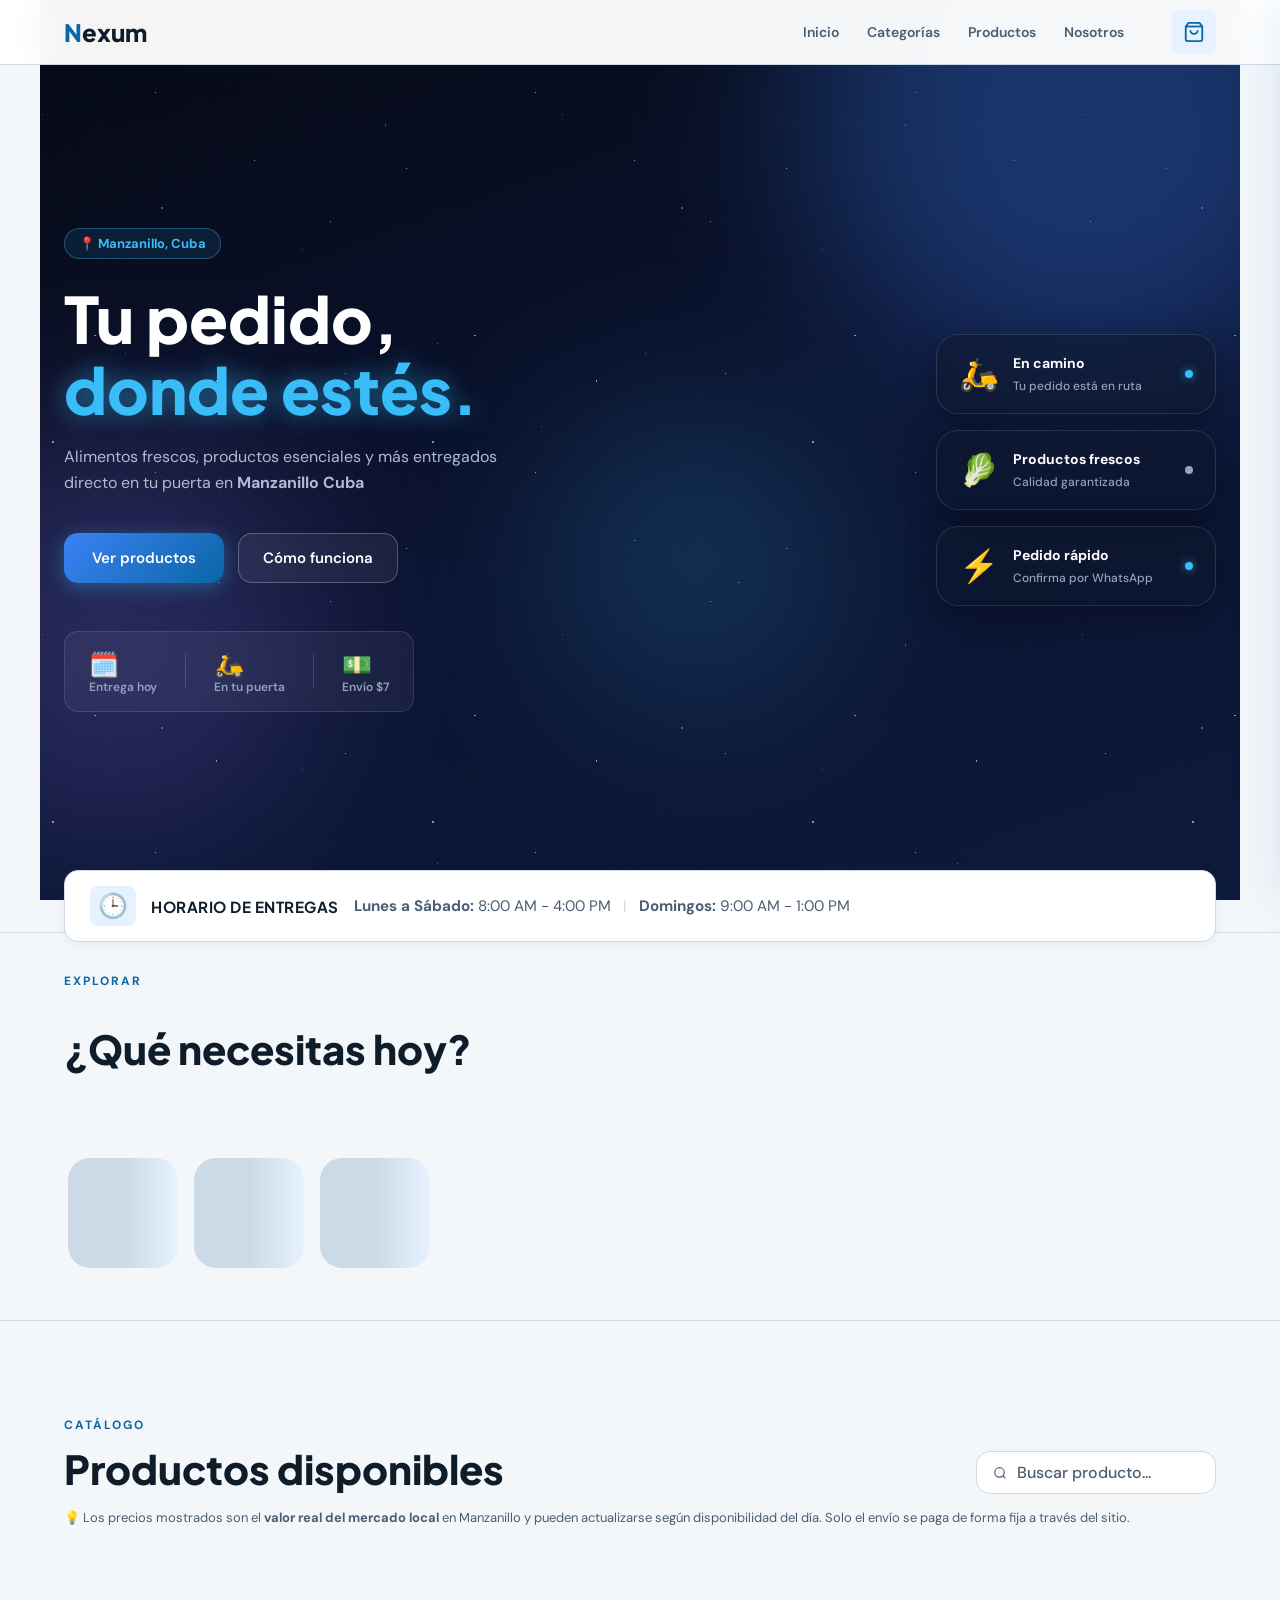
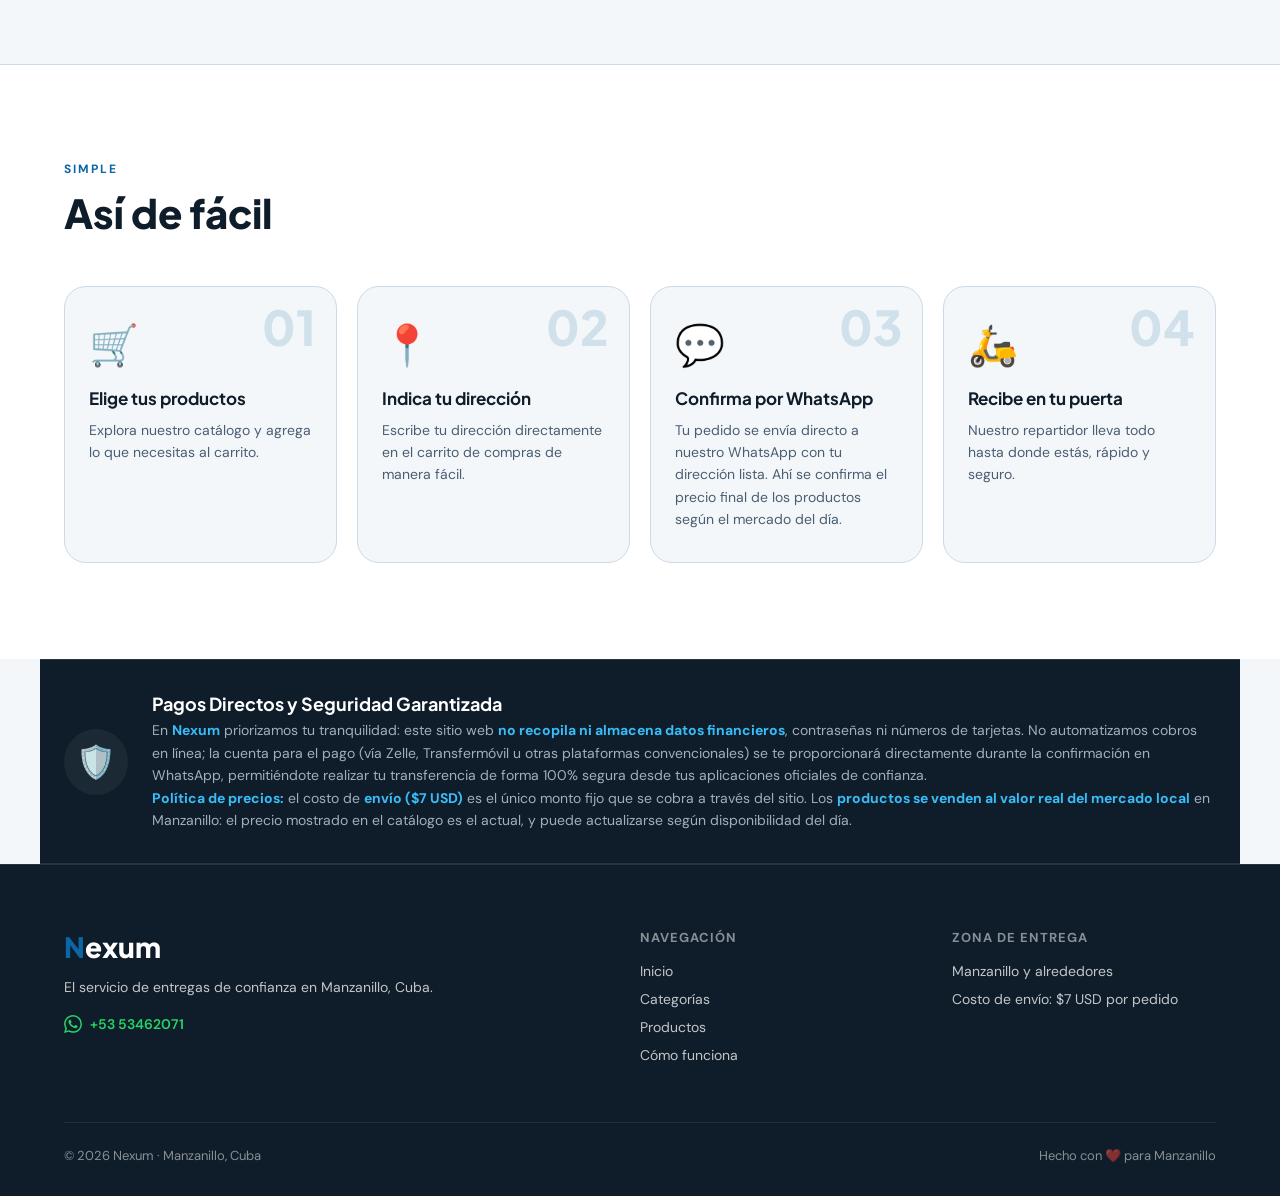
<file: index.html>
<!DOCTYPE html>
<html lang="es">
<head>
  <meta charset="UTF-8" />
  <meta http-equiv="Cache-Control" content="no-cache, no-store, must-revalidate" />
  <meta http-equiv="Pragma" content="no-cache" />
  <meta http-equiv="Expires" content="0" />
  <meta name="viewport" content="width=device-width, initial-scale=1.0"/>
  
  <title>Nexum | Entregas de Alimentos y Combos en Manzanillo, Cuba</title>
  <meta name="description" content="Envía alimentos, aseo y combos esenciales directo a tus familiares en Manzanillo, Granma. Entrega rápida a domicilio y pagos seguros." />
  <meta name="keywords" content="Nexum Manzanillo, enviar comida a Cuba, combos Manzanillo, envíos a Granma, comida para Cuba, Zelle Cuba" />
  <meta name="robots" content="index, follow" />

  <meta property="og:title" content="Nexum | Entregas en Manzanillo, Cuba" />
  <meta property="og:description" content="Alimentos frescos y productos esenciales entregados en la puerta de tu familia." />
  <meta property="og:image" content="https://eccobike2ta2-hash.github.io/nexum/img/og-preview.jpg" />
  <meta property="og:url" content="https://eccobike2ta2-hash.github.io/nexum/" />
  <meta property="og:type" content="website" />

  <!-- Optimización de fuentes de Google -->
  <link rel="preconnect" href="https://fonts.googleapis.com">
  <link rel="preconnect" href="https://fonts.gstatic.com" crossorigin>
  <link href="https://fonts.googleapis.com/css2?family=Plus+Jakarta+Sans:ital,wght@0,200..800;1,200..800&family=DM+Sans:ital,opsz,wght@0,9..40,100..1000;1,9..40,100..1000&display=swap" rel="stylesheet">
  
  <link rel="stylesheet" href="css/styles.css" />
  <link rel="stylesheet" href="css/cart.css" />
  <link rel="stylesheet" href="css/modal.css" />
</head>
<body>

  <div id="loader">
    <div class="loader-logo">
      <span class="logo-n">N</span>
      <div class="loader-bar"></div>
    </div>
  </div>

  <header id="navbar">
    <div class="nav-inner">
      <a href="#" class="brand">
        <span class="brand-n">N</span>exum
      </a>
      <nav class="nav-links">
        <a href="#hero">Inicio</a>
        <a href="#categories">Categorías</a>
        <a href="#products">Productos</a>
        <a href="#about">Nosotros</a>
      </nav>
      <button class="cart-btn" id="cartToggle" aria-label="Carrito">
        <svg width="22" height="22" viewBox="0 0 24 24" fill="none" stroke="currentColor" stroke-width="2">
          <path d="M6 2L3 6v14a2 2 0 002 2h14a2 2 0 002-2V6l-3-4z"/>
          <line x1="3" y1="6" x2="21" y2="6"/>
          <path d="M16 10a4 4 0 01-8 0"/>
        </svg>
        <span class="cart-count" id="cartCount">0</span>
      </button>
      <button class="hamburger" id="hamburger">
        <span></span><span></span><span></span>
      </button>
    </div>
    <div class="mobile-menu" id="mobileMenu">
      <a href="#hero">Inicio</a>
      <a href="#categories">Categorías</a>
      <a href="#products">Productos</a>
      <a href="#about">Nosotros</a>
    </div>
  </header>

  <section id="hero">
    <div class="hero-bg-wrap">
      <div class="hero-bg"></div>
      <div class="hero-stars"></div>
      <div class="hero-stars layer-2"></div>
      <div class="hero-circle c1"></div>
      <div class="hero-circle c2"></div>
      <div class="hero-circle c3"></div>
      <div class="hero-grain"></div>
    </div>
    <div class="hero-content">
      <div class="hero-tag">📍 Manzanillo, Cuba</div>
      <h1 class="hero-title">
        Tu pedido,<br/>
        <em>donde estés.</em>
      </h1>
      <p class="hero-sub">Alimentos frescos, productos esenciales y más entregados directo en tu puerta en <strong>Manzanillo Cuba</strong></p>
      <div class="hero-actions">
        <a href="#products" class="btn-primary">Ver productos</a>
        <a href="#about" class="btn-ghost">Cómo funciona</a>
      </div>
      <div class="hero-stats">
        <div class="stat"><strong>🗓️</strong><span>Entrega hoy</span></div>
        <div class="stat-sep"></div>
        <div class="stat"><strong>🛵</strong><span>En tu puerta</span></div>
        <div class="stat-sep"></div>
        <div class="stat"><strong>💵</strong><span>Envío $7</span></div>
      </div>
    </div>
    <div class="hero-visual">
      <div class="hero-card floating">
        <div class="hc-icon">🛵</div>
        <div class="hc-text">
          <strong>En camino</strong>
          <span>Tu pedido está en ruta</span>
        </div>
        <div class="hc-dot active"></div>
      </div>
      <div class="hero-card floating delay1">
        <div class="hc-icon">🥬</div>
        <div class="hc-text">
          <strong>Productos frescos</strong>
          <span>Calidad garantizada</span>
        </div>
        <div class="hc-dot"></div>
      </div>
      <div class="hero-card floating delay2">
        <div class="hc-icon">⚡</div>
        <div class="hc-text">
          <strong>Pedido rápido</strong>
          <span>Confirma por WhatsApp</span>
        </div>
        <div class="hc-dot active"></div>
      </div>
    </div>
  </section>

  <section id="schedule-bar">
    <div class="container schedule-container">
      <div class="schedule-box">
        <div class="schedule-icon">🕒</div>
        <div class="schedule-content">
          <h3>Horario de Entregas</h3>
          <div class="schedule-hours">
            <span><strong>Lunes a Sábado:</strong> 8:00 AM - 4:00 PM</span>
            <span class="schedule-sep">|</span>
            <span><strong>Domingos:</strong> 9:00 AM - 1:00 PM</span>
          </div>
        </div>
      </div>
    </div>
  </section>

  <section id="categories">
    <div class="container">
      <div class="section-label">Explorar</div>
      <h2 class="section-title">¿Qué necesitas hoy?</h2>
      <div class="categories-grid">
        <div class="cat-card-skeleton"></div>
        <div class="cat-card-skeleton"></div>
        <div class="cat-card-skeleton"></div>
      </div>
    </div>
  </section>

  <section id="products">
    <div class="container">
      <div class="products-header">
        <div>
          <div class="section-label">Catálogo</div>
          <h2 class="section-title">Productos disponibles</h2>
        </div>
        <div class="search-box">
          <svg width="16" height="16" viewBox="0 0 24 24" fill="none" stroke="currentColor" stroke-width="2"><circle cx="11" cy="11" r="8"/><line x1="21" y1="21" x2="16.65" y2="16.65"/></svg>
          <input type="text" id="searchInput" placeholder="Buscar producto..." />
        </div>
      </div>
      <p class="price-disclaimer" style="font-size:13px;color:var(--text-muted, #64748b);margin:14px 0 22px;line-height:1.5;">
        💡 Los precios mostrados son el <strong>valor real del mercado local</strong> en Manzanillo y pueden actualizarse según disponibilidad del día. Solo el envío se paga de forma fija a través del sitio.
      </p>
      <div class="products-grid" id="productsGrid"></div>
    </div>
  </section>

  <section id="about">
    <div class="container">
      <div class="section-label">Simple</div>
      <h2 class="section-title">Así de fácil</h2>
      <div class="steps-grid">
        <div class="step-card">
          <div class="step-num">01</div>
          <div class="step-icon">🛒</div>
          <h3>Elige tus productos</h3>
          <p>Explora nuestro catálogo y agrega lo que necesitas al carrito.</p>
        </div>
        <div class="step-card">
          <div class="step-num">02</div>
          <div class="step-icon">📍</div>
          <h3>Indica tu dirección</h3>
          <p>Escribe tu dirección directamente en el carrito de compras de manera fácil.</p>
        </div>
        <div class="step-card">
          <div class="step-num">03</div>
          <div class="step-icon">💬</div>
          <h3>Confirma por WhatsApp</h3>
          <p>Tu pedido se envía directo a nuestro WhatsApp con tu dirección lista. Ahí se confirma el precio final de los productos según el mercado del día.</p>
        </div>
        <div class="step-card">
          <div class="step-num">04</div>
          <div class="step-icon">🛵</div>
          <h3>Recibe en tu puerta</h3>
          <p>Nuestro repartidor lleva todo hasta donde estás, rápido y seguro.</p>
        </div>
      </div>
    </div>
  </section>

  <section id="security-notice" class="container">
    <div class="security-card">
      <div class="security-icon">🛡️</div>
      <div class="security-text">
        <h3>Pagos Directos y Seguridad Garantizada</h3>
        <p>En <strong>Nexum</strong> priorizamos tu tranquilidad: este sitio web <strong>no recopila ni almacena datos financieros</strong>, contraseñas ni números de tarjetas. No automatizamos cobros en línea; la cuenta para el pago (vía Zelle, Transfermóvil u otras plataformas convencionales) se te proporcionará directamente durante la confirmación en WhatsApp, permitiéndote realizar tu transferencia de forma 100% segura desde tus aplicaciones oficiales de confianza.</p>
        <p><strong>Política de precios:</strong> el costo de <strong>envío ($7 USD)</strong> es el único monto fijo que se cobra a través del sitio. Los <strong>productos se venden al valor real del mercado local</strong> en Manzanillo: el precio mostrado en el catálogo es el actual, y puede actualizarse según disponibilidad del día.</p>
      </div>
    </div>
  </section>

  <footer id="footer">
    <div class="container">
      <div class="footer-inner">
        <div class="footer-brand">
          <span class="brand"><span class="brand-n">N</span>exum</span>
          <p>El servicio de entregas de confianza en Manzanillo, Cuba.</p>
          <a href="https://wa.me/5353462071" class="whatsapp-link" target="_blank">
            <svg width="18" height="18" viewBox="0 0 24 24" fill="currentColor"><path d="M17.472 14.382c-.297-.149-1.758-.867-2.03-.967-.273-.099-.471-.148-.67.15-.197.297-.767.966-.94 1.164-.173.199-.347.223-.644.075-.297-.15-1.255-.463-2.39-1.475-.883-.788-1.48-1.761-1.653-2.059-.173-.297-.018-.458.13-.606.134-.133.298-.347.446-.52.149-.174.198-.298.298-.497.099-.198.05-.371-.025-.52-.075-.149-.669-1.612-.916-2.207-.242-.579-.487-.5-.669-.51-.173-.008-.371-.01-.57-.01-.198 0-.52.074-.792.372-.272.297-1.04 1.016-1.04 2.479 0 1.462 1.065 2.875 1.213 3.074.149.198 2.096 3.2 5.077 4.487.709.306 1.262.489 1.694.625.712.227 1.36.195 1.871.118.571-.085 1.758-.719 2.006-1.413.248-.694.248-1.289.173-1.413-.074-.124-.272-.198-.57-.347m-5.421 7.403h-.004a9.87 9.87 0 01-5.031-1.378l-.361-.214-3.741.982.998-3.648-.235-.374a9.86 9.86 0 01-1.51-5.26c.001-5.45 4.436-9.884 9.888-9.884 2.64 0 5.122 1.03 6.988 2.898a9.825 9.825 0 012.893 6.994c-.003 5.45-4.437 9.884-9.885 9.884m8.413-18.297A11.815 11.815 0 0012.05 0C5.495 0 .16 5.335.157 11.892c0 2.096.547 4.142 1.588 5.945L.057 24l6.305-1.654a11.882 11.882 0 005.683 1.448h.005c6.554 0 11.89-5.335 11.893-11.893a11.821 11.821 0 00-3.48-8.413z"/></svg>
            +53 53462071
          </a>
        </div>
        <div class="footer-links">
          <h4>Navegación</h4>
          <a href="#hero">Inicio</a>
          <a href="#categories">Categorías</a>
          <a href="#products">Productos</a>
          <a href="#about">Cómo funciona</a>
        </div>
        <div class="footer-links">
          <h4>Zona de entrega</h4>
          <span>Manzanillo y alrededores</span>
          <span>Costo de envío: $7 USD por pedido</span>
        </div>
      </div>
      <div class="footer-bottom">
        <span>© 2026 Nexum · Manzanillo, Cuba</span>
        <span>Hecho con ❤️ para Manzanillo</span>
      </div>
    </div>
  </footer>

  <div class="cart-overlay" id="cartOverlay"></div>
  <aside class="cart-sidebar" id="cartSidebar">
    <div class="cart-header">
      <h3>Tu carrito</h3>
      <button class="cart-close" id="cartClose">✕</button>
    </div>
    <div class="cart-items" id="cartItems">
      <div class="cart-empty" id="cartEmpty">
        <div class="empty-icon">🛒</div>
        <p>Tu carrito está vacío</p>
        <span>Agrega productos para comenzar</span>
      </div>
    </div>
    <div class="cart-footer" id="cartFooter" style="display:none">
      <div class="cart-name-group" style="margin-bottom: 15px; text-align: left;">
        <label for="cartName" style="display: block; font-size: 13px; font-weight: 600; color: var(--text-muted); margin-bottom: 6px;">Nombre de quien recibe *</label>
        <input type="text" id="cartName" placeholder="Nombre y apellidos" style="width: 100%; padding: 12px; background: #f8fafc; border: 1.5px solid #ccd9e6; border-radius: 8px; color: #0f1d2a; font-size: 14px; outline: none; font-family: 'DM Sans', sans-serif;" />
      </div>

      <div class="cart-address-group" style="margin-bottom: 15px; text-align: left;">
        <label for="cartAddress" style="display: block; font-size: 13px; font-weight: 600; color: var(--text-muted); margin-bottom: 6px;">Dirección de entrega *</label>
        <input type="text" id="cartAddress" placeholder="Calle, No., Reparto — Manzanillo" style="width: 100%; padding: 12px; background: #f8fafc; border: 1.5px solid #ccd9e6; border-radius: 8px; color: #0f1d2a; font-size: 14px; outline: none; font-family: 'DM Sans', sans-serif;" />
      </div>

      <p style="font-size:12px; color:var(--text-muted); margin: 0 0 12px; line-height:1.4;">
        ℹ️ Los precios de los productos son el <strong>valor real de mercado local</strong> y pueden variar según disponibilidad del día. Solo el envío se paga de forma fija a través del sitio.
      </p>

      <div class="cart-total" style="font-size:14px; color:var(--text-muted); margin-bottom:4px;">
        <span>Subtotal productos (precio de mercado)</span>
        <strong id="cartSubtotal" style="font-size:14px; color:var(--text-muted);">$0.00</strong>
      </div>
      <div class="cart-total" style="font-size:14px; color:var(--text-muted); margin-bottom:10px;">
        <span>Envío (a pagar)</span>
        <strong id="cartShipping" style="font-size:14px; color:var(--text-muted);">$7.00</strong>
      </div>

      <div class="cart-total">
        <span>Total a confirmar ahora</span>
        <strong id="cartTotal">$0.00</strong>
      </div>
      <button class="btn-checkout" id="checkoutBtn" style="background: #25D366; color: #fff; border: none; display: flex; align-items: center; justify-content: center; gap: 8px;">
        Pedir por WhatsApp
        <svg width="18" height="18" viewBox="0 0 24 24" fill="currentColor"><path d="M17.472 14.382c-.297-.149-1.758-.867-2.03-.967-.273-.099-.471-.148-.67.15-.197.297-.767.966-.94 1.164-.173.199-.347.223-.644.075-.297-.15-1.255-.463-2.39-1.475-.883-.788-1.48-1.761-1.653-2.059-.173-.297-.018-.458.13-.606.134-.133.298-.347.446-.52.149-.174.198-.298.298-.497.099-.198.05-.371-.025-.52-.075-.149-.669-1.612-.916-2.207-.242-.579-.487-.5-.669-.51-.173-.008-.371-.01-.57-.01-.198 0-.52.074-.792.372-.272.297-1.04 1.016-1.04 2.479 0 1.462 1.065 2.875 1.213 3.074.149.198 2.096 3.2 5.077 4.487.709.306 1.262.489 1.694.625.712.227 1.36.195 1.871.118.571-.085 1.758-.719 2.006-1.413.248-.694.248-1.289.173-1.413-.074-.124-.272-.198-.57-.347m-5.421 7.403h-.004a9.87 9.87 0 01-5.031-1.378l-.361-.214-3.741.982.998-3.648-.235-.374a9.86 9.86 0 01-1.51-5.26c.001-5.45 4.436-9.884 9.888-9.884 2.64 0 5.122 1.03 6.988 2.898a9.825 9.825 0 012.893 6.994c-.003 5.45-4.437 9.884-9.885 9.884m8.413-18.297A11.815 11.815 0 0012.05 0C5.495 0 .16 5.335.157 11.892c0 2.096.547 4.142 1.588 5.945L.057 24l6.305-1.654a11.882 11.882 0 005.683 1.448h.005c6.554 0 11.89-5.335 11.893-11.893a11.821 11.821 0 00-3.48-8.413z"/></svg>
      </button>
    </div>
  </aside>

  <div class="toast" id="toast"></div>

  <script src="js/cart.js"></script>
  <script src="js/app.js"></script>
</body>
</html>
</file>
<file: css/styles.css>
/* ============================================================
    NEXUM — styles.css
    Versión Completa y Definitiva (Con Fuentes y Colores Corregidos)
   ============================================================ */

/* IMPORTACIÓN DE FUENTES DESDE GOOGLE FONTS */
@import url('https://fonts.googleapis.com/css2?family=DM+Sans:ital,opsz,wght@0,9..40,100..1000;1,9..40,100..1000&family=Plus+Jakarta+Sans:ital,wght@0,200..800;1,200..800&display=swap');

:root {
  --brand:      #0A66A4;
  --brand-2:    #004B80;
  --brand-soft: #E6F2FF;

  --dark:       #F4F7FA;
  --dark-2:     #FFFFFF;
  --dark-3:     #CCD9E6;
  --mid:        #8FA6BC;
  --white:      #FFFFFF; 
  --text:       #0F1D2A; 
  --text-muted: #4A5E73; 
  --success:    #10B981;
  --wa:         #25D366;
  --radius-sm: 8px;
  --radius:    14px;
  --radius-lg: 22px;
  --radius-xl: 32px;
  --shadow:    0 2px 12px rgba(10,102,164,.08);
  --shadow-md: 0 6px 24px rgba(10,102,164,.12);
  --shadow-lg: 0 14px 40px rgba(10,102,164,.15);
  --transition: .25s cubic-bezier(.4,0,.2,1);
  --font-display: 'Plus Jakarta Sans', sans-serif;
  --font-body:    'DM Sans', sans-serif;

  /* Tema espacial del hero */
  --space-1:    #04070f;
  --space-2:    #0a1230;
  --space-3:    #0d1b3d;
  --neon-cyan:  #38bdf8;
  --neon-blue:  #3b82f6;
  --neon-violet:#8b7cf6;
}

*, *::before, *::after { 
  box-sizing: border-box; 
  margin: 0; 
  padding: 0; 
}

html { 
  scroll-behavior: smooth; 
  overflow-x: hidden; 
  width: 100%; 
}

body {
  font-family: var(--font-body);
  background: var(--dark);
  color: var(--text);
  overflow-x: hidden;
  width: 100%;
  -webkit-font-smoothing: antialiased;
  -moz-osx-font-smoothing: grayscale;
}

a { text-decoration: none; color: inherit; }
img { display: block; max-width: 100%; height: auto; }
button { cursor: pointer; border: none; background: none; font-family: inherit; }
input, textarea, select { font-family: inherit; }

/* ---- LOADER ---- */
#loader {
  position: fixed; inset: 0;
  background: var(--dark-2);
  display: flex; align-items: center; justify-content: center;
  z-index: 9999;
  transition: opacity .6s ease, visibility .6s ease;
}
#loader.hidden { opacity: 0; visibility: hidden; }
.loader-logo {
  display: flex; flex-direction: column; align-items: center; gap: 16px;
}
.logo-n {
  font-family: var(--font-display);
  font-size: 72px; font-weight: 800;
  color: var(--brand);
  animation: pulse 1.2s ease infinite;
}
.loader-bar {
  width: 60px; height: 3px;
  background: var(--dark-3);
  border-radius: 2px;
  overflow: hidden;
}
.loader-bar::after {
  content: '';
  display: block;
  width: 100%; height: 100%;
  background: linear-gradient(90deg, var(--brand), var(--brand-2));
  animation: slide-bar 1.2s ease infinite;
}
@keyframes slide-bar {
  0%   { transform: translateX(-100%); }
  100% { transform: translateX(100%); }
}
@keyframes pulse {
  0%,100% { opacity: 1; }
  50%      { opacity: .4; }
}

/* ---- NAVBAR ---- */
#navbar {
  position: fixed; top: 0; left: 0; right: 0; z-index: 100;
  background: rgba(255,255,255,.96);
  backdrop-filter: blur(16px);
  border-bottom: 1px solid var(--dark-3);
  transition: box-shadow var(--transition);
  width: 100%;
}
#navbar.scrolled { box-shadow: var(--shadow-md); }
.nav-inner {
  max-width: 1200px; margin: 0 auto;
  padding: 0 24px;
  height: 64px;
  display: flex; align-items: center; gap: 32px;
  width: 100%;
}
.brand {
  font-family: var(--font-display);
  font-size: 24px; font-weight: 800;
  color: var(--text);
  flex-shrink: 0;
  transition: opacity 0.3s ease, transform 0.3s ease;
}
.brand-n { color: var(--brand); }
.nav-links {
  display: flex; gap: 28px; margin-left: auto;
}
.nav-links a {
  font-size: 14px; font-weight: 600;
  color: var(--text-muted);
  transition: color var(--transition);
}
.nav-links a:hover { color: var(--brand); }
.cart-btn {
  position: relative;
  width: 44px; height: 44px;
  border-radius: var(--radius-sm);
  background: var(--brand-soft);
  color: var(--brand);
  display: flex; align-items: center; justify-content: center;
  transition: background var(--transition), color var(--transition);
  flex-shrink: 0;
}
.cart-btn:hover { background: var(--brand); color: #fff; }
.cart-count {
  position: absolute; top: -4px; right: -4px;
  background: var(--brand);
  color: #fff; font-size: 10px; font-weight: 700;
  min-width: 18px; height: 18px;
  border-radius: 9px;
  display: flex; align-items: center; justify-content: center;
  padding: 0 4px;
  opacity: 0; transform: scale(0);
  transition: opacity .2s, transform .2s;
}
.cart-count.visible { opacity: 1; transform: scale(1); }
.hamburger {
  display: none; flex-direction: column; gap: 5px;
  width: 32px; padding: 4px;
}
.hamburger span {
  display: block; height: 2px; background: var(--text);
  border-radius: 2px; transition: var(--transition);
}
.mobile-menu {
  display: none; flex-direction: column;
  padding: 12px 24px 16px;
  border-top: 1px solid var(--dark-3);
  background: #fff;
  width: 100%;
}
.mobile-menu a {
  padding: 10px 0;
  font-size: 15px; color: var(--text-muted);
  border-bottom: 1px solid var(--dark-3);
}
.mobile-menu.open { display: flex; }

/* ---- HERO (tema espacial / futurista) ---- */
#hero {
  min-height: 100vh;
  padding: 120px 24px 80px;
  display: grid;
  grid-template-columns: 1fr 1fr;
  align-items: center;
  gap: 48px;
  max-width: 1200px; margin: 0 auto;
  position: relative;
  width: 100%;
  isolation: isolate;
  overflow: hidden;
}
/* Contenedor de fondo, recortado a la sección (ya no "fixed" global) */
.hero-bg-wrap {
  position: absolute; inset: 0;
  z-index: -1;
  overflow: hidden;
  pointer-events: none;
}
.hero-bg {
  position: absolute; inset: -10%;
  background: linear-gradient(160deg, var(--space-1) 0%, var(--space-2) 55%, var(--space-3) 100%);
}
/* Campo de estrellas: capas de puntos a distintos tamaños/densidades */
.hero-stars {
  position: absolute; inset: -10%;
  background-image:
    radial-gradient(1.6px 1.6px at 12% 22%, #fff 50%, transparent 51%),
    radial-gradient(1.2px 1.2px at 28% 68%, #fff 50%, transparent 51%),
    radial-gradient(1.8px 1.8px at 46% 12%, #fff 50%, transparent 51%),
    radial-gradient(1.1px 1.1px at 62% 48%, #fff 50%, transparent 51%),
    radial-gradient(1.5px 1.5px at 78% 24%, #fff 50%, transparent 51%),
    radial-gradient(1.2px 1.2px at 88% 66%, #fff 50%, transparent 51%),
    radial-gradient(1.4px 1.4px at 8% 82%, #fff 50%, transparent 51%),
    radial-gradient(1.1px 1.1px at 55% 85%, #fff 50%, transparent 51%),
    radial-gradient(1.6px 1.6px at 35% 40%, #fff 50%, transparent 51%),
    radial-gradient(1.3px 1.3px at 95% 90%, #fff 50%, transparent 51%);
  background-repeat: repeat;
  background-size: 380px 380px;
  opacity: .55;
  animation: twinkle 5s ease-in-out infinite;
}
.hero-stars.layer-2 {
  background-size: 520px 520px;
  background-position: 60px 90px;
  opacity: .3;
  animation-duration: 7s;
  animation-delay: 1.4s;
}
@keyframes twinkle {
  0%,100% { opacity: .55; }
  50%     { opacity: .9; }
}
.hero-circle {
  position: absolute; border-radius: 50%;
  filter: blur(90px);
  animation: nebula-drift 10s ease-in-out infinite;
}
.c1 { width: 560px; height: 560px; background: var(--neon-blue); top: -180px; right: -120px; opacity: .32; }
.c2 { width: 420px; height: 420px; background: var(--neon-violet); bottom: 60px; left: -140px; opacity: .22; animation-delay: 2s; }
.c3 { width: 300px; height: 300px; background: var(--neon-cyan); top: 45%; left: 42%; opacity: .18; animation-delay: 4s; }
@keyframes nebula-drift {
  0%,100% { transform: translate(0,0) scale(1); }
  50%     { transform: translate(-16px, 12px) scale(1.08); }
}
.hero-grain {
  position: absolute; inset: 0;
  background-image: url("data:image/svg+xml,%3Csvg viewBox='0 0 256 256' xmlns='http://www.w3.org/2000/svg'%3E%3Cfilter id='n'%3E%3CfeTurbulence type='fractalNoise' baseFrequency='0.9' numOctaves='4'/%3E%3C/filter%3E%3Crect width='100%25' height='100%25' filter='url(%23n)'/%3E%3C/svg%3E");
  opacity: .04;
  mix-blend-mode: overlay;
}
.hero-tag {
  display: inline-flex; align-items: center; gap: 6px;
  background: rgba(56,189,248,.1);
  border: 1px solid rgba(56,189,248,.35);
  color: var(--neon-cyan);
  font-size: 13px; font-weight: 700;
  padding: 6px 14px; border-radius: 100px;
  margin-bottom: 24px;
}

.hero-title {
  font-family: var(--font-display);
  font-size: clamp(36px, 5vw, 68px);
  font-weight: 800;
  line-height: 1.1;
  color: #fff;
  margin-bottom: 20px;
  max-width: 540px;
}
.hero-title em {
  font-style: normal;
  color: var(--neon-cyan);
  text-shadow: 0 0 24px rgba(56,189,248,.55);
}

.hero-sub {
  font-size: 16px; line-height: 1.65;
  color: #aebbd2;
  max-width: 440px;
  margin-bottom: 36px;
}
.hero-actions {
  display: flex; gap: 14px; flex-wrap: wrap;
  margin-bottom: 48px;
}
.btn-primary {
  display: inline-flex; align-items: center; gap: 8px;
  background: linear-gradient(135deg, var(--neon-blue), var(--brand));
  color: #fff; font-weight: 600; font-size: 15px;
  padding: 14px 28px; border-radius: var(--radius);
  transition: transform var(--transition), box-shadow var(--transition), background var(--transition);
  box-shadow: 0 4px 20px rgba(56,189,248,.35);
}
.btn-primary:hover {
  transform: translateY(-2px);
  box-shadow: 0 8px 32px rgba(56,189,248,.5);
}
.btn-ghost {
  display: inline-flex; align-items: center;
  color: #fff; font-weight: 600; font-size: 15px;
  padding: 14px 24px; border-radius: var(--radius);
  border: 1.5px solid rgba(255,255,255,.25);
  background: rgba(255,255,255,0.06);
  backdrop-filter: blur(4px);
  -webkit-backdrop-filter: blur(4px);
  transition: background var(--transition), border-color var(--transition), color var(--transition), transform var(--transition);
}
.btn-ghost:hover {
  background: rgba(56,189,248,.12) !important;
  border-color: var(--neon-cyan);
  color: var(--neon-cyan);
  transform: translateY(-2px);
}
.hero-stats {
  display: flex; align-items: center; gap: 28px;
  background: rgba(255,255,255,0.05);
  backdrop-filter: blur(10px);
  -webkit-backdrop-filter: blur(10px);
  padding: 16px 24px;
  border-radius: var(--radius);
  border: 1px solid rgba(255,255,255,.12);
  width: fit-content;
}
.stat { display: flex; flex-direction: column; }
.stat strong { font-family: var(--font-display); font-size: 24px; color: #fff; }
.stat span { font-size: 12px; color: #93a2ba; font-weight: 600; }
.stat-sep { width: 1px; height: 36px; background: rgba(255,255,255,.15); }

.hero-visual {
  display: flex; flex-direction: column; gap: 16px;
  align-items: flex-end;
}
.hero-card {
  background: rgba(15,25,45,.55);
  border: 1px solid rgba(255,255,255,.12);
  border-radius: var(--radius-lg);
  padding: 18px 22px;
  display: flex; align-items: center; gap: 14px;
  width: 280px;
  backdrop-filter: blur(10px);
  -webkit-backdrop-filter: blur(10px);
  box-shadow: 0 8px 32px rgba(0,0,0,.35);
}
.hc-icon { font-size: 32px; }
.hc-text strong { display: block; font-size: 14px; color: #fff; margin-bottom: 2px; }
.hc-text span { font-size: 12px; color: #93a2ba; font-weight: 500; }
.hc-dot {
  width: 8px; height: 8px; border-radius: 50%;
  background: var(--mid); margin-left: auto;
}
.hc-dot.active { background: var(--neon-cyan); box-shadow: 0 0 10px rgba(56,189,248,.7); }

.floating { animation: float 4s ease-in-out infinite; }
.delay1 { animation-delay: 1.3s; }
.delay2 { animation-delay: 2.6s; }
@keyframes float {
  0%,100% { transform: translateY(0); }
  50%      { transform: translateY(-10px); }
}

/* ---- SECTIONS SHARED ---- */
.container { max-width: 1200px; margin: 0 auto; padding: 0 24px; width: 100%; }
section { padding: 96px 0; width: 100%; }
.section-label {
  font-size: 12px; font-weight: 700; letter-spacing: 2px;
  text-transform: uppercase; color: var(--brand);
  margin-bottom: 10px;
}
.section-title {
  font-family: var(--font-display);
  font-size: clamp(26px, 3.5vw, 40px);
  font-weight: 800; color: var(--text);
  margin-bottom: 48px;
}

/* ---- CATEGORIES ---- */
#categories {
  background: transparent;
  border-top: 1px solid var(--dark-3);
  border-bottom: 1px solid var(--dark-3);
  width: 100%;
  padding: 40px 0;
  overflow: hidden;
}
#categories .container {
  display: flex;
  flex-direction: column;
  gap: 24px;
  width: 100%;
  max-width: 1200px;
  margin: 0 auto;
  padding: 0 24px;
}
.categories-grid {
  display: flex !important;
  flex-direction: row !important;
  flex-wrap: nowrap !important;
  overflow-x: auto !important;
  gap: 16px;
  width: 100%;
  padding: 12px 4px;
  margin: 0;
  list-style: none;
  -webkit-overflow-scrolling: touch;
}
.categories-grid::-webkit-scrollbar {
  display: none !important;
  width: 0 !important;
  height: 0 !important;
}
.cat-card {
  display: flex !important;
  flex-direction: column !important;
  align-items: center !important;
  justify-content: center !important;
  gap: 10px;
  padding: 16px 20px;
  background: #ffffff !important;
  border: 2px solid transparent;
  border-radius: var(--radius-lg);
  cursor: pointer;
  transition: border-color var(--transition), background var(--transition), transform var(--transition), box-shadow var(--transition);
  flex-shrink: 0 !important;
  width: 110px !important;
  height: 110px !important;
  box-shadow: var(--shadow);
  touch-action: manipulation;
  -webkit-tap-highlight-color: transparent;
  user-select: none;
  -webkit-user-select: none;
}
.cat-card:hover, .cat-card.active {
  border-color: var(--brand);
  background: var(--brand-soft) !important;
  transform: translateY(-3px);
  box-shadow: var(--shadow-md);
}
.cat-emoji {
  font-size: 32px;
  line-height: 1;
}
.cat-card span {
  font-size: 13px;
  font-weight: 600;
  color: var(--text-muted);
  text-align: center;
  white-space: nowrap;
}
.cat-card.active span {
  color: var(--brand);
  font-weight: 700;
}
.cat-emoji, .cat-card span { pointer-events: none; }

/* ---- PRODUCTS ---- */
#products { background: transparent; width: 100%; }
.products-header {
  display: flex; align-items: flex-end; justify-content: space-between;
  gap: 20px; flex-wrap: wrap; margin-bottom: 0;
  width: 100%;
}
.products-header .section-title { margin-bottom: 0; }
.search-box {
  display: flex; align-items: center; gap: 10px;
  background: #fff;
  border: 1.5px solid var(--dark-3);
  border-radius: var(--radius);
  padding: 10px 16px;
  width: 240px;
  color: var(--text-muted);
  transition: border-color var(--transition), box-shadow var(--transition);
}
.search-box:focus-within {
  border-color: var(--brand);
  box-shadow: 0 0 0 3px rgba(10,102,164,.2);
}
.search-box input {
  background: none; border: none; outline: none;
  color: var(--text); font-size: 14px; width: 100%; font-weight: 500;
}
.search-box input::placeholder { color: var(--text-muted); }
.products-grid {
  margin-top: 40px;
  display: grid;
  grid-template-columns: repeat(auto-fill, minmax(220px, 1fr));
  gap: 20px;
  width: 100%;
}
.product-card {
  background: #fff;
  border: 1.5px solid var(--dark-3);
  border-radius: var(--radius-lg);
  overflow: hidden;
  transition: transform var(--transition), border-color var(--transition), box-shadow var(--transition);
}
.product-card:hover {
  transform: translateY(-5px);
  border-color: var(--brand);
  box-shadow: var(--shadow-lg);
}
.product-img {
  height: 160px;
  display: flex; align-items: center; justify-content: center;
  overflow: hidden;
  font-size: 72px;
  background: #ffffff;
  position: relative;
}
.product-badge {
  position: absolute; top: 10px; left: 10px;
  background: var(--brand);
  color: #fff; font-size: 10px; font-weight: 700;
  padding: 3px 8px; border-radius: 6px;
  text-transform: uppercase; letter-spacing: .5px;
}
.product-info { padding: 16px; }
.product-name { font-size: 16px; font-weight: 700; color: var(--text); margin-bottom: 4px; }
.product-desc {
  font-size: 13px;
  color: var(--text-muted);
  line-height: 1.4;
  margin-bottom: 14px;
  overflow-wrap: break-word;
  word-break: break-word;
}
.product-footer { display: flex; align-items: center; justify-content: space-between; }
.product-price { font-family: var(--font-display); font-size: 20px; font-weight: 700; color: var(--brand); }
.product-price small { font-size: 11px; color: var(--text-muted); font-weight: 500; }
.add-btn {
  width: 44px; height: 44px;
  min-width: 44px; min-height: 44px;
  background: var(--brand);
  color: #fff; font-size: 20px;
  border-radius: var(--radius-sm);
  display: flex; align-items: center; justify-content: center;
  transition: background var(--transition), transform var(--transition), box-shadow var(--transition);
}
.add-btn:hover {
  background: var(--brand-2);
  transform: scale(1.1);
  box-shadow: 0 4px 12px rgba(10,102,164,.3);
}
.product-card.hidden  { display: none; }
.product-card.oculto  { display: none !important; }

/* ---- STEPS ---- */
#about { background: #fff; border-top: 1px solid var(--dark-3); width: 100%; }
.steps-grid {
  display: grid;
  grid-template-columns: repeat(auto-fit, minmax(220px, 1fr));
  gap: 20px;
  width: 100%;
}
.step-card {
  background: var(--dark);
  border: 1.5px solid var(--dark-3);
  border-radius: var(--radius-lg);
  padding: 32px 24px;
  position: relative;
  transition: border-color var(--transition), transform var(--transition), box-shadow var(--transition);
}
.step-card:hover {
  border-color: var(--brand);
  transform: translateY(-4px);
  box-shadow: var(--shadow-md);
}
.step-num {
  font-family: var(--font-display);
  font-size: 48px; font-weight: 800;
  color: rgba(10,102,164,.15);
  position: absolute; top: 16px; right: 20px;
  line-height: 1;
}
.step-icon { font-size: 40px; margin-bottom: 16px; }
.step-card h3 { font-family: var(--font-display); font-size: 17px; color: var(--text); margin-bottom: 10px; }
.step-card p { font-size: 14px; color: var(--text-muted); line-height: 1.6; }

/* ---- SECURITY BANNER ---- */
#security-notice {
  background: #0F1D2A;
  border-top: 1px solid rgba(255,255,255,.1);
  border-bottom: 1px solid rgba(255,255,255,.1);
  padding: 32px 24px;
  width: 100%;
  box-sizing: border-box;
}
.security-card {
  max-width: 1200px;
  margin: 0 auto;
  display: flex;
  align-items: center;
  gap: 24px;
  width: 100%;
}
.security-icon {
  font-size: 32px; flex-shrink: 0;
  background: rgba(255,255,255,.05);
  padding: 12px; border-radius: 50%;
  display: flex; align-items: center; justify-content: center;
}
.security-text h3 {
  font-family: var(--font-display);
  font-size: 18px; color: #fff;
  margin-bottom: 4px;
}
.security-text p { font-size: 14px; color: #a0aec0; line-height: 1.6; }
.security-text strong { color: #38bdf8; }

/* ---- FOOTER ---- */
#footer {
  background: #0F1D2A;
  padding: 64px 0 32px;
  border-top: 1px solid rgba(255,255,255,.1);
  width: 100%;
}
#footer .brand, #footer .section-title { color: #fff; }
.footer-inner {
  display: grid; grid-template-columns: 2fr 1fr 1fr;
  gap: 48px; margin-bottom: 48px;
  width: 100%;
}
.footer-brand .brand { font-size: 28px; display: block; margin-bottom: 12px; }
.footer-brand p { font-size: 14px; color: rgba(255,255,255,.75); line-height: 1.6; margin-bottom: 16px; }
.whatsapp-link {
  display: inline-flex; align-items: center; gap: 8px;
  color: var(--wa); font-weight: 600; font-size: 14px;
  transition: opacity var(--transition);
}
.whatsapp-link:hover { opacity: .8; }
.footer-links h4 {
  font-size: 13px; font-weight: 700;
  letter-spacing: 1px; text-transform: uppercase;
  color: rgba(255,255,255,.5); margin-bottom: 16px;
}
.footer-links a, .footer-links span {
  display: block; font-size: 14px; color: rgba(255,255,255,.75);
  margin-bottom: 10px; transition: color var(--transition);
}
.footer-links a:hover { color: #fff; }
.footer-bottom {
  display: flex; justify-content: space-between; align-items: center;
  padding-top: 24px; border-top: 1px solid rgba(255,255,255,.08);
  font-size: 13px; color: rgba(255,255,255,.5);
  width: 100%;
}

/* ---- TOAST ---- */
.toast {
  position: fixed; bottom: 32px; left: 50%;
  transform: translateX(-50%) translateY(80px);
  background: #0F1D2A;
  border: 1px solid var(--dark-3);
  color: #fff;
  padding: 12px 24px; border-radius: var(--radius);
  font-size: 14px; font-weight: 600;
  box-shadow: var(--shadow-lg);
  z-index: 9999;
  transition: transform .35s cubic-bezier(.4,0,.2,1), opacity .35s;
  opacity: 0; pointer-events: none;
  white-space: nowrap;
}
.toast.show { transform: translateX(-50%) translateY(0); opacity: 1; }

/* ============================================================
    RESPONSIVE
   ============================================================ */

/* ---- TABLET (max 900px) ---- */
@media (max-width: 900px) {
  #hero { grid-template-columns: 1fr; padding-top: 100px; }
  .hero-visual { display: none; }
  .nav-links { display: none; }
  .hamburger { display: flex; margin-left: auto; }
  .footer-inner { grid-template-columns: 1fr; gap: 32px; }
  .hero-title { font-size: clamp(32px, 5vw, 52px); max-width: 100%; }
}

/* ---- TABLET PEQUEÑO (max 768px) ---- */
@media (max-width: 768px) {
  section { padding: 60px 0; }
  .categories-grid { flex-wrap: nowrap !important; overflow-x: auto !important; width: 100%; }
  .cat-card { flex-shrink: 0 !important; }
  .products-grid { grid-template-columns: repeat(2, 1fr); gap: 12px; width: 100%; }
  .steps-grid { grid-template-columns: repeat(2, 1fr); width: 100%; }
  .security-card { flex-direction: column; text-align: center; gap: 16px; width: 100%; }
  .hero-title { font-size: clamp(30px, 5.5vw, 46px); }
}

/* ---- MÓVIL (max 600px) ---- */
@media (max-width: 600px) {
  .products-header { flex-direction: column; align-items: flex-start; width: 100%; position: relative; z-index: 1; }
  .search-box { width: 100%; position: relative; z-index: 1; }
  .search-box input { -webkit-appearance: none; appearance: none; touch-action: manipulation; }
  .footer-bottom { flex-direction: column; gap: 8px; text-align: center; width: 100%; }
  .hero-title { font-size: clamp(28px, 7vw, 40px); }
}

/* ---- MÓVIL PEQUEÑO (max 480px) ---- */
@media (max-width: 480px) {
  .nav-inner { padding: 0 16px; height: 56px; }
  .brand { font-size: 20px; }

  #hero {
    display: flex;
    flex-direction: column;
    min-height: auto;
    padding: 80px 16px 48px;
    gap: 28px;
    width: 100%;
  }

  .hero-title {
    font-size: clamp(26px, 7.5vw, 36px);
    line-height: 1.12;
    max-width: 100%;
  }

  .hero-sub { font-size: 15px; margin-bottom: 24px; }

  .hero-actions { flex-direction: column; gap: 10px; width: 100%; }
  .btn-primary, .btn-ghost {
    width: 100%;
    justify-content: center;
    text-align: center;
    padding: 14px 20px;
  }

  .hero-stats {
    width: 100%;
    flex-wrap: wrap;
    gap: 12px 0;
    padding: 14px 16px;
    justify-content: space-around;
  }
  .stat-sep { display: none; }
  .stat { align-items: center; }
  .stat strong { font-size: 20px; }

  .products-grid { grid-template-columns: minmax(0, 1fr); gap: 12px; width: 100%; }

  .product-card {
    display: flex !important;
    flex-direction: row !important;
    align-items: stretch;
    min-height: 120px;
  }
  .product-img {
    width: 120px !important;
    min-width: 120px !important;
    height: 120px !important;
    border-radius: var(--radius-lg) 0 0 var(--radius-lg) !important;
    overflow: hidden !important;
    display: flex !important;
    align-items: center !important;
    justify-content: center !important;
    background: #ffffff !important;
    font-size: 40px;
  }
  .product-img img {
    width: 100% !important;
    height: 100% !important;
    object-fit: contain !important;
    padding: 8px !important;
  }
  .product-info {
    flex: 1;
    padding: 12px 14px;
    display: flex;
    flex-direction: column;
    justify-content: space-between;
    min-width: 0;
  }
  .product-name { font-size: 14px; }
  .product-desc {
    font-size: 12px;
    margin-bottom: 8px;
    display: -webkit-box;
    -webkit-line-clamp: 2;
    -webkit-box-orient: vertical;
    overflow: hidden;
  }
  .product-footer { display: flex; align-items: center; justify-content: space-between; gap: 8px; }
  .product-price { font-size: 17px; }
  .product-price small { display: block; font-size: 10px; }

  .steps-grid { grid-template-columns: 1fr; width: 100%; }
  .step-card { padding: 24px 20px; }

  .container { padding: 0 16px; width: 100%; }
  section { padding: 48px 0; width: 100%; }
  .section-title { font-size: clamp(20px, 5.5vw, 28px); }
  .products-header { gap: 14px; }

  #security-notice { padding: 24px 16px; width: 100%; }
  .security-text p { font-size: 13px; }

  .footer-inner { gap: 24px; width: 100%; }
  .footer-bottom { flex-direction: column; gap: 6px; font-size: 12px; text-align: center; width: 100%; }

  .cart-sidebar {
    width: 100% !important;
    max-width: 100% !important;
    border-radius: 20px 20px 0 0;
    bottom: 0;
    top: auto;
    height: 85vh;
  }
}

/* ---- DESACTIVAR HOVER EN PANTALLAS TÁCTILES ---- */
@media (hover: none) {
  .product-card:hover,
  .cat-card:hover,
  .step-card:hover,
  .btn-primary:hover,
  .btn-ghost:hover {
    transform: none !important;
    box-shadow: var(--shadow) !important;
  }
}

/* ── CORRECCIÓN DE TAMAÑO DE INPUTS EN iOS ---- */
input, textarea, select { font-size: 16px !important; }

/* Skeleton animación para categorías */
.cat-card-skeleton {
  width: 110px !important;
  height: 110px !important;
  flex-shrink: 0;
  border-radius: var(--radius-lg);
  background: linear-gradient(90deg, var(--dark-3) 25%, var(--brand-soft) 50%, var(--dark-3) 75%);
  background-size: 200% 100%;
  animation: shimmer 1.4s infinite;
}
@keyframes shimmer {
  0%   { background-position: 200% 0; }
  100% { background-position: -200% 0; }
}

/* ==========================================================================
   SECCIÓN HORARIO (COMPACTA Y SIN ESPACIOS EXCESIVOS)
   ========================================================================== */
#schedule-bar {
    background: transparent; /* Permite ver el fondo del degradado del hero */
    padding: 0; 
    margin-top: -30px; 
    margin-bottom: -10px; 
    position: relative;
    z-index: 10; 
}

.schedule-container {
    padding-top: 0 !important;
    padding-bottom: 0 !important;
}

.schedule-box {
    display: flex;
    align-items: center;
    gap: 15px;
    background: var(--white);
    padding: 15px 25px; 
    border-radius: var(--radius);
    box-shadow: var(--shadow);
    border: 1px solid var(--dark-3);
}

.schedule-icon {
    font-size: 1.5rem;
    background: var(--brand-soft);
    color: var(--brand);
    padding: 8px;
    border-radius: var(--radius-sm);
    line-height: 1;
}

.schedule-content {
    display: flex;
    align-items: center;
    gap: 15px; 
}

.schedule-content h3 {
    font-family: var(--font-display); /* Sincronizado con Plus Jakarta Sans */
    font-size: 0.95rem;
    color: var(--text); /* Sincronizado con el color de texto global */
    margin: 0;
    text-transform: uppercase;
    letter-spacing: 0.5px;
    white-space: nowrap;
}

.schedule-hours {
    font-family: var(--font-body); /* Sincronizado con DM Sans */
    font-size: 0.95rem;
    color: var(--text-muted); /* Sincronizado con el color muted global */
    display: flex;
    gap: 12px;
}

.schedule-sep {
    color: var(--dark-3);
}

/* Ajuste para celulares (Mantiene el orden pero compacto) */
@media (max-width: 768px) {
    #schedule-bar {
        margin-top: -15px; 
        margin-bottom: 5px;
    }
    .schedule-box {
        flex-direction: column;
        text-align: center;
        padding: 15px;
        gap: 10px;
    }
    .schedule-content {
        flex-direction: column;
        gap: 5px;
    }
    .schedule-hours {
        flex-direction: column;
        gap: 2px;
    }
    .schedule-sep {
        display: none;
    }
}
/* ── CARRITO BOUNCE AL AGREGAR ── */
@keyframes cart-bounce {
  0%   { transform: scale(1); }
  30%  { transform: scale(1.4); }
  60%  { transform: scale(0.9); }
  100% { transform: scale(1); }
}

.cart-btn.bump {
  animation: cart-bounce 0.4s ease;
}
.cart-btn {
  margin-left: 16px;
  flex-shrink: 0;
}

@media (max-width: 900px) {
  .cart-btn { margin-left: auto; }
  .hamburger { margin-left: 12px; }
}
.product-img img {
  mix-blend-mode: multiply;
}
</file>
<file: css/cart.css>
/* ============================================
   NEXUM — cart.css (Light Theme Definitivo)
   ============================================ */

.cart-overlay {
  position: fixed; inset: 0; z-index: 200;
  background: rgba(26,43,60,.45);
  backdrop-filter: blur(4px);
  opacity: 0; visibility: hidden;
  transition: opacity .35s, visibility .35s;
}
.cart-overlay.open { opacity: 1; visibility: visible; }

.cart-sidebar {
  position: fixed; top: 0; right: 0; bottom: 0; z-index: 201;
  width: 380px; max-width: 100vw;
  background: #ffffff;
  border-left: 1.5px solid var(--dark-3);
  display: flex; flex-direction: column;
  transform: translateX(100%);
  transition: transform .4s cubic-bezier(.4,0,.2,1);
  box-shadow: -8px 0 40px rgba(29,111,164,.1);
}
.cart-sidebar.open { transform: translateX(0); }

.cart-header {
  display: flex; align-items: center; justify-content: space-between;
  padding: 20px 24px;
  border-bottom: 1px solid var(--dark-3);
  flex-shrink: 0;
  background: #ffffff;
}
.cart-header h3 {
  font-family: var(--font-display);
  font-size: 20px; font-weight: 700; 
  color: #1a2b3c !important;
}
.cart-close {
  width: 32px; height: 32px;
  display: flex; align-items: center; justify-content: center;
  border-radius: var(--radius-sm);
  color: var(--text-muted); font-size: 16px;
  transition: background var(--transition), color var(--transition);
  background: none;
  border: none;
  cursor: pointer;
}
.cart-close:hover { 
  background: var(--brand-soft); 
  color: var(--brand); /* Combinación más limpia para la paleta clara */
}

.cart-items {
  flex: 1; overflow-y: auto;
  padding: 16px 24px;
  display: flex; flex-direction: column; gap: 12px;
  background: #f8fafc;
}
.cart-items::-webkit-scrollbar { width: 4px; }
.cart-items::-webkit-scrollbar-thumb { background: var(--dark-3); border-radius: 2px; }

.cart-empty {
  display: flex; flex-direction: column; align-items: center;
  justify-content: center; gap: 10px;
  flex: 1; padding: 48px 0; text-align: center;
  background: #ffffff;
}
.empty-icon { font-size: 56px; }
.cart-empty p { font-size: 16px; color: #1a2b3c !important; font-weight: 500; }
.cart-empty span { font-size: 13px; color: var(--text-muted); }

.cart-item {
  display: flex; align-items: center; gap: 12px;
  background: #ffffff;
  border: 1.5px solid var(--dark-3);
  border-radius: var(--radius);
  padding: 12px;
  animation: slide-in .2s ease-out; /* Animación ligeramente acelerada para mayor fluidez */
}
@keyframes slide-in {
  from { opacity: 0; transform: translateX(20px); }
  to   { opacity: 1; transform: translateX(0); }
}
.ci-img-preview { flex-shrink: 0; display: flex; align-items: center; }
.ci-info { flex: 1; min-width: 0; }
.ci-name { font-size: 14px; font-weight: 600; color: #1a2b3c !important; white-space: nowrap; overflow: hidden; text-overflow: ellipsis; }
.ci-price { font-size: 13px; color: var(--brand); font-weight: 500; margin-top: 2px; }

.ci-controls {
  display: flex; align-items: center; gap: 8px; flex-shrink: 0;
}
.qty-btn {
  width: 26px; height: 26px;
  border-radius: 6px;
  background: #ffffff;
  border: 1.5px solid var(--dark-3);
  color: #1a2b3c; font-size: 14px; font-weight: 600;
  display: flex; align-items: center; justify-content: center;
  transition: background var(--transition), border-color var(--transition), color var(--transition);
  cursor: pointer;
  user-select: none; /* Bloquea la selección de texto azulada en clics rápidos */
  -webkit-user-select: none;
}
.qty-btn:hover { background: var(--brand); border-color: var(--brand); color: #fff; }

.qty-num { 
  font-size: 14px; font-weight: 700; color: #1a2b3c !important; 
  min-width: 20px; text-align: center; 
  user-select: none; /* Evita parpadeos del número al presionar los controles */
  -webkit-user-select: none;
}

.ci-remove {
  color: var(--text-muted); font-size: 14px;
  padding: 4px; margin-left: 4px;
  background: none; border: none;
  cursor: pointer;
  transition: color var(--transition);
}
.ci-remove:hover { color: #dc2626; }

.cart-footer {
  padding: 20px 24px calc(28px + env(safe-area-inset-bottom)); /* Espaciado adaptativo para barras gestuales móviles */
  border-top: 1px solid var(--dark-3);
  flex-shrink: 0;
  background: #ffffff;
}
.cart-total {
  display: flex; justify-content: space-between; align-items: center;
  margin-bottom: 16px;
  font-size: 15px; color: var(--text-muted);
}
.cart-total strong {
  font-family: var(--font-display);
  font-size: 26px; 
  color: #1a2b3c !important;
}
.btn-checkout {
  width: 100%;
  display: flex; align-items: center; justify-content: center; gap: 10px;
  background: var(--brand);
  color: #ffffff !important; font-size: 15px; font-weight: 600;
  padding: 14px 20px; border-radius: var(--radius);
  box-shadow: 0 4px 16px rgba(29,111,164,.2);
  transition: background var(--transition), transform var(--transition), box-shadow var(--transition);
  border: none;
  cursor: pointer;
}
.btn-checkout:hover {
  background: var(--brand-2);
  transform: translateY(-2px);
  box-shadow: 0 8px 24px rgba(29,111,164,.35);
}
</file>
<file: css/modal.css>
/* ============================================
   NEXUM — modal.css  (Light Theme — Corregido)
   ============================================ */

.modal-overlay {
  position: fixed; inset: 0; z-index: 300;
  background: rgba(15, 29, 42, 0.4); /* Un tono oscuro traslúcido para enfocar el modal */
  backdrop-filter: blur(6px);
  display: flex; align-items: center; justify-content: center;
  padding: 20px;
  opacity: 0; visibility: hidden;
  transition: opacity .35s, visibility .35s;
}
.modal-overlay.open { opacity: 1; visibility: visible; }

.modal {
  background: #fff;
  border: 1.5px solid var(--dark-3);
  border-radius: var(--radius-xl);
  width: 100%; max-width: 560px;
  max-height: 90vh;
  display: flex; flex-direction: column;
  box-shadow: var(--shadow-lg);
  transform: scale(.94) translateY(20px);
  transition: transform .4s cubic-bezier(.4,0,.2,1);
  overflow: hidden;
}
.modal-overlay.open .modal { transform: scale(1) translateY(0); }

.modal-header {
  display: flex; align-items: center; justify-content: space-between;
  padding: 22px 28px;
  border-bottom: 1px solid var(--dark-3);
  flex-shrink: 0;
  background: #fff;
}
.modal-header h3 {
  font-family: var(--font-display);
  font-size: 20px; font-weight: 700; 
  color: var(--text); /* Corregido: Oscuro y visible */
}
.modal-close {
  width: 32px; height: 32px;
  display: flex; align-items: center; justify-content: center;
  border-radius: var(--radius-sm);
  color: var(--text-muted); font-size: 16px;
  transition: background var(--transition), color var(--transition);
}
.modal-close:hover { 
  background: var(--brand-soft); 
  color: var(--brand); /* Combinación más armónica con tu paleta */
}

.modal-body {
  flex: 1; overflow-y: auto; padding: 24px 28px;
  display: flex; flex-direction: column; gap: 24px;
  background: var(--dark); /* Fondo gris claro sutil */
}
.modal-body::-webkit-scrollbar { width: 4px; }
.modal-body::-webkit-scrollbar-thumb { background: var(--dark-3); border-radius: 2px; }

/* ORDER SUMMARY */
.order-summary {
  background: #fff;
  border: 1.5px solid var(--dark-3);
  border-radius: var(--radius-lg);
  padding: 16px;
}
.order-summary h4 {
  font-size: 13px; font-weight: 700;
  letter-spacing: 1px; text-transform: uppercase;
  color: var(--text-muted); margin-bottom: 12px;
}
.summary-item {
  display: flex; justify-content: space-between; align-items: center;
  padding: 8px 0;
  border-bottom: 1px solid var(--dark-3);
  font-size: 14px;
}
.summary-item:last-child { border-bottom: none; }
.summary-item span { color: var(--text-muted); }
.summary-item strong { 
  color: var(--text); /* Corregido */
}
.summary-total {
  display: flex; justify-content: space-between; align-items: center;
  padding-top: 12px; margin-top: 4px;
  border-top: 2px solid var(--dark-3);
}
.summary-total span { font-weight: 600; color: var(--text); }
.summary-total strong {
  font-family: var(--font-display);
  font-size: 22px; color: var(--brand);
}

/* FORM */
.modal-form {
  background: #fff;
  border: 1.5px solid var(--dark-3);
  border-radius: var(--radius-lg);
  padding: 20px;
}
.modal-form h4 {
  font-family: var(--font-display);
  font-size: 16px; font-weight: 700; 
  color: var(--text); /* Corregido */
  margin-bottom: 16px;
}
.form-group {
  display: flex; flex-direction: column; gap: 6px;
  margin-bottom: 14px;
}
.form-group label {
  font-size: 13px; font-weight: 600; color: var(--text);
}
.form-group input,
.form-group textarea {
  background: var(--dark);
  border: 1.5px solid var(--dark-3);
  border-radius: var(--radius-sm);
  color: var(--text); /* Corregido: El texto digitado ahora sí es legible */
  font-size: 14px;
  padding: 11px 14px;
  outline: none; resize: none;
  transition: border-color var(--transition), box-shadow var(--transition);
}
.form-group input:focus,
.form-group textarea:focus {
  border-color: var(--brand);
  box-shadow: 0 0 0 3px rgba(10,102,164,.12);
}
.form-group input::placeholder,
.form-group textarea::placeholder {
  color: var(--mid);
}
.form-group input.error { border-color: #dc2626 !important; box-shadow: 0 0 0 3px rgba(220,38,38,.1); }

.modal-actions {
  display: flex; gap: 12px; align-items: center;
  padding: 20px 28px 24px;
  border-top: 1px solid var(--dark-3);
  flex-shrink: 0;
  background: #fff;
}
.btn-ghost-sm {
  padding: 12px 20px;
  border-radius: var(--radius);
  border: 1.5px solid var(--dark-3);
  color: var(--text-muted); font-size: 14px; font-weight: 500;
  transition: background var(--transition), color var(--transition), border-color var(--transition);
}
.btn-ghost-sm:hover { 
  background: var(--dark); 
  color: var(--text); 
  border-color: var(--mid); 
}

.btn-whatsapp {
  flex: 1;
  display: flex; align-items: center; justify-content: center; gap: 10px;
  background: #1aad54;
  color: #fff; font-size: 15px; font-weight: 600;
  padding: 13px 20px; border-radius: var(--radius);
  box-shadow: 0 4px 14px rgba(26,173,84,.25);
  transition: background var(--transition), transform var(--transition), box-shadow var(--transition);
}
.btn-whatsapp:hover {
  background: #15943f;
  transform: translateY(-2px);
  box-shadow: 0 8px 24px rgba(26,173,84,.35);
}

@media (max-width: 480px) {
  .modal { border-radius: var(--radius-lg); }
  .modal-header, .modal-body, .modal-actions { padding-left: 20px; padding-right: 20px; }
  .modal-actions { flex-direction: column-reverse; gap: 10px; } /* Ajustado para que Cancelar baje en móviles */
  .btn-whatsapp { width: 100%; }
  .btn-ghost-sm { width: 100%; text-align: center; }
}
</file>
